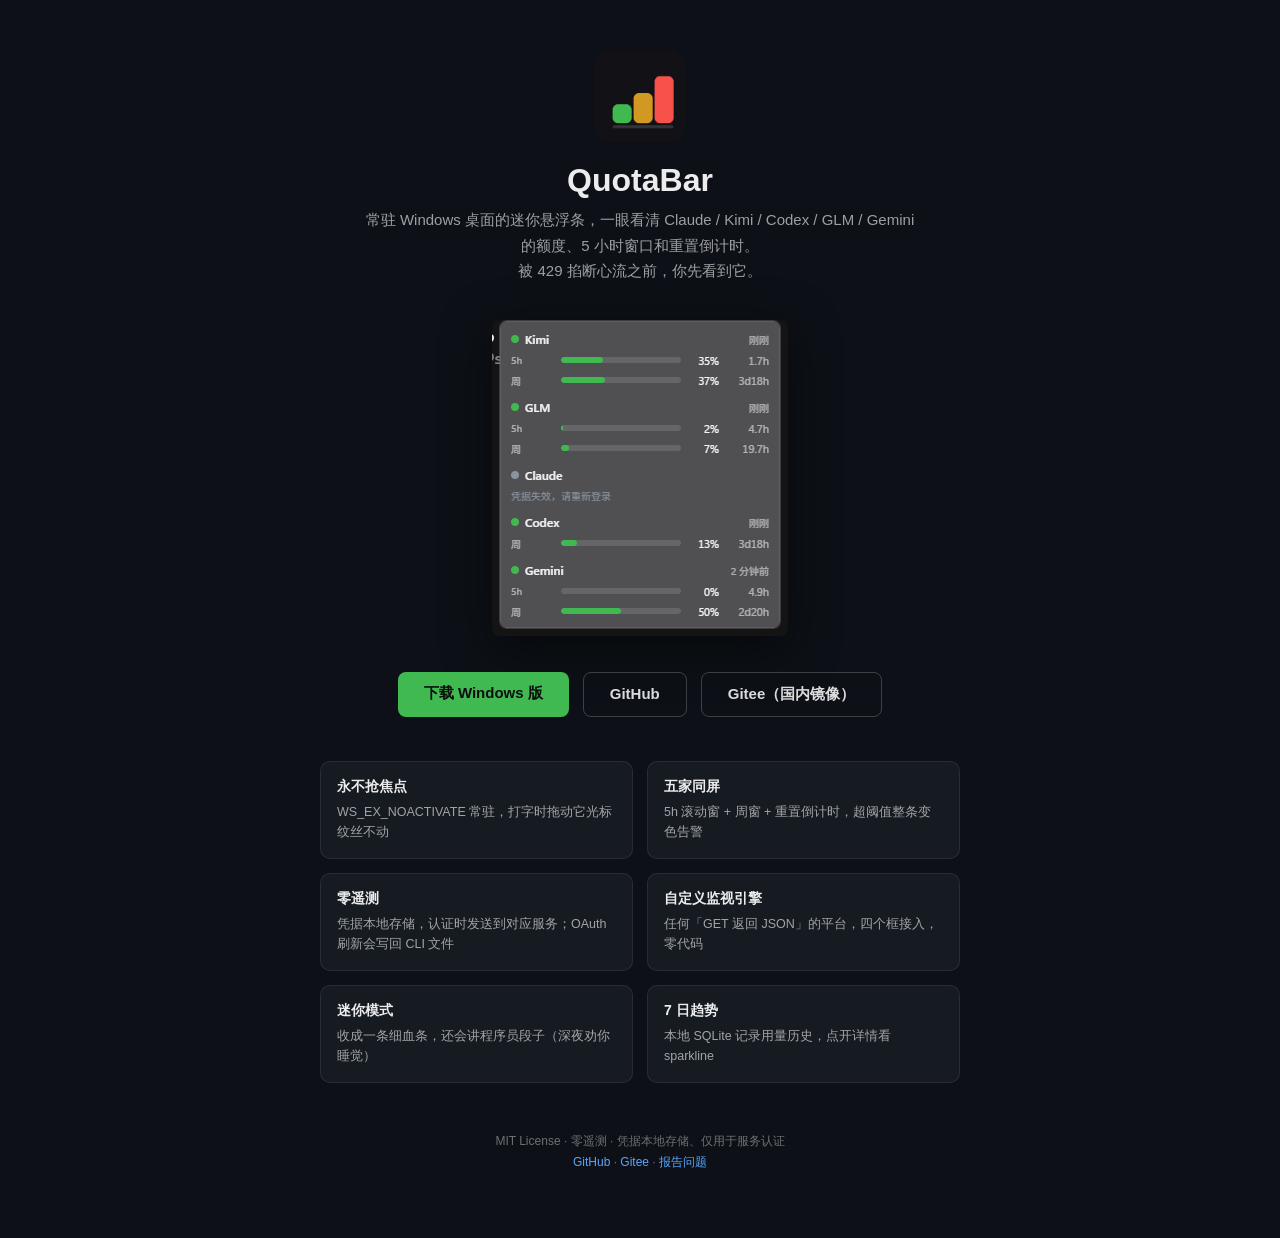
<file: docs/index.html>
<!doctype html>
<html lang="zh-CN">
<head>
<meta charset="utf-8" />
<meta name="viewport" content="width=device-width, initial-scale=1" />
<title>QuotaBar — 桌面上的 AI 额度血条</title>
<style>
  * { margin: 0; padding: 0; box-sizing: border-box; }
  body {
    font-family: "Segoe UI Variable Text", "Segoe UI", -apple-system, sans-serif;
    background: #0d1117; color: rgba(255,255,255,0.92);
    min-height: 100vh; display: flex; flex-direction: column; align-items: center;
    padding: 48px 20px 64px;
  }
  img.logo { width: 96px; height: 96px; border-radius: 22px; }
  h1 { font-size: 32px; margin: 18px 0 8px; }
  .tag { color: rgba(255,255,255,0.6); font-size: 15px; max-width: 560px; text-align: center; line-height: 1.7; }
  .shot { margin: 36px 0 8px; border-radius: 8px; box-shadow: 0 12px 48px rgba(0,0,0,0.6); }
  .cta { margin-top: 28px; display: flex; gap: 14px; flex-wrap: wrap; justify-content: center; }
  .cta a {
    padding: 12px 26px; border-radius: 8px; font-size: 15px; font-weight: 600;
    text-decoration: none; color: #0b0d0f; background: #3FB950;
  }
  .cta a.ghost { background: transparent; color: rgba(255,255,255,0.85); border: 1px solid rgba(255,255,255,0.2); }
  .features { margin-top: 44px; max-width: 640px; display: grid; grid-template-columns: 1fr 1fr; gap: 14px; }
  .f { background: #161b22; border: 1px solid rgba(255,255,255,0.08); border-radius: 10px; padding: 16px; }
  .f b { display: block; margin-bottom: 6px; font-size: 14px; }
  .f span { font-size: 12.5px; color: rgba(255,255,255,0.6); line-height: 1.6; }
  .foot { margin-top: 48px; font-size: 12px; color: rgba(255,255,255,0.4); text-align: center; line-height: 1.8; }
  .foot a { color: #58a6ff; text-decoration: none; }
  @media (max-width: 640px) { .features { grid-template-columns: 1fr; } }
</style>
</head>
<body>
  <img class="logo" src="icon-256.png" alt="QuotaBar logo" />
  <h1>QuotaBar</h1>
  <p class="tag">常驻 Windows 桌面的迷你悬浮条，一眼看清 Claude / Kimi / Codex / GLM / Gemini 的额度、5 小时窗口和重置倒计时。<br/>被 429 掐断心流之前，你先看到它。</p>

  <img class="shot" src="screenshot.png" alt="QuotaBar 实际界面" width="296" />

  <div class="cta">
    <a href="https://github.com/kimhero110/desktoken/releases/latest">下载 Windows 版</a>
    <a class="ghost" href="https://github.com/kimhero110/desktoken">GitHub</a>
    <a class="ghost" href="https://gitee.com/xu512/quotabar">Gitee（国内镜像）</a>
  </div>

  <div class="features">
    <div class="f"><b>永不抢焦点</b><span>WS_EX_NOACTIVATE 常驻，打字时拖动它光标纹丝不动</span></div>
    <div class="f"><b>五家同屏</b><span>5h 滚动窗 + 周窗 + 重置倒计时，超阈值整条变色告警</span></div>
    <div class="f"><b>零遥测</b><span>凭据本地存储，认证时发送到对应服务；OAuth 刷新会写回 CLI 文件</span></div>
    <div class="f"><b>自定义监视引擎</b><span>任何「GET 返回 JSON」的平台，四个框接入，零代码</span></div>
    <div class="f"><b>迷你模式</b><span>收成一条细血条，还会讲程序员段子（深夜劝你睡觉）</span></div>
    <div class="f"><b>7 日趋势</b><span>本地 SQLite 记录用量历史，点开详情看 sparkline</span></div>
  </div>

  <p class="foot">
    MIT License · 零遥测 · 凭据本地存储、仅用于服务认证<br/>
    <a href="https://github.com/kimhero110/desktoken">GitHub</a> ·
    <a href="https://gitee.com/xu512/quotabar">Gitee</a> ·
    <a href="https://github.com/kimhero110/desktoken/issues/new/choose">报告问题</a>
  </p>
</body>
</html>
</file>
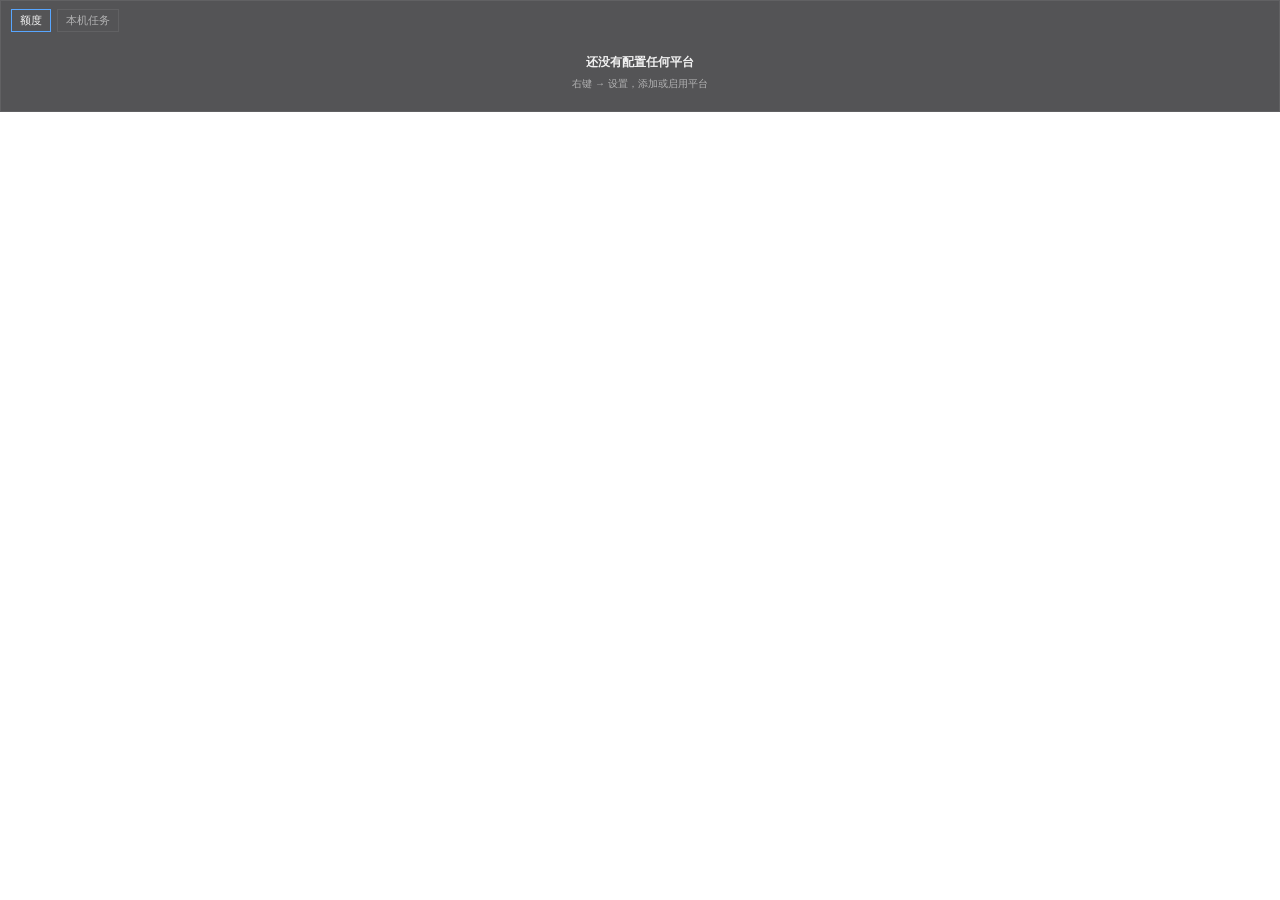
<file: src/index.html>
<!doctype html>
<html lang="zh-CN">
<head>
<meta charset="utf-8" />
<title>QuotaBar</title>
<style>
  :root {
    --bg: rgba(18, 18, 22, 0.72);
    --border: rgba(255, 255, 255, 0.08);
    --text: rgba(255, 255, 255, 0.92);
    --text-dim: rgba(255, 255, 255, 0.55);
    --track: rgba(255, 255, 255, 0.12);
    --green: #3FB950;
    --yellow: #D29922;
    --red: #F85149;
    --stale: #8B949E;
  }
  * { margin: 0; padding: 0; box-sizing: border-box; }
  html, body { background: transparent; overflow: hidden; }
  body {
    font-family: "Segoe UI Variable Text", "Segoe UI", sans-serif;
    color: var(--text);
    user-select: none; -webkit-user-select: none;
  }
  #bar {
    /* square corners: the window is square and acrylic-backed; a rounded bar
       used to reveal gray acrylic triangles at the corners. Square bar ==
       zero reveal on every Windows version. */
    border-radius: 0;
    background: var(--bg);
    border: 1px solid var(--border);
    padding: 8px 10px;
    cursor: move;
    /* one-shot entrance (no looping animations per design tokens) */
    animation: bar-in 220ms ease-out;
  }
  @keyframes bar-in {
    from { opacity: 0; transform: translateY(-4px); }
    to { opacity: 1; transform: none; }
  }
  .provider { margin-bottom: 10px; }
  .provider:last-child { margin-bottom: 0; }
  .header { display: flex; align-items: center; height: 18px; font-size: 12px; font-weight: 600; }
  .dot { width: 8px; height: 8px; border-radius: 50%; background: var(--green); margin-right: 6px; }
  .dot.stale { background: var(--stale); }
  .freshness { margin-left: auto; font-size: 10px; font-weight: 400; color: var(--text-dim); }
  .row {
    display: flex; align-items: center; height: 16px; margin-top: 4px;
    font-variant-numeric: tabular-nums;
  }
  .label { width: 44px; font-size: 10px; color: var(--text-dim); }
  .bar { flex: 1; height: 6px; border-radius: 3px; background: var(--track); margin: 0 6px; overflow: hidden; }
  .fill { height: 100%; border-radius: 3px; background: var(--green); transition: width 300ms ease-out, background 150ms; }
  .fill.warn { background: var(--yellow); }
  .fill.danger { background: var(--red); }
  .pct { width: 32px; text-align: right; font-size: 11px; }
  .cd { width: 44px; text-align: right; font-size: 11px; color: var(--text-dim); margin-left: 6px; }
  .errline { font-size: 10px; color: var(--stale); margin-top: 4px; white-space: nowrap; overflow: hidden; text-overflow: ellipsis; max-width: 100%; }
  .errhint { font-size: 9px; color: rgba(255,255,255,0.35); margin-top: 2px; }
  .loadingline { font-size: 10px; color: var(--text-dim); margin-top: 4px; }
  .dimmed { opacity: 0.5; }
  .row.just-reset .fill { animation: flash-green 900ms ease-out; }
  @keyframes flash-green {
    0% { box-shadow: 0 0 0 3px rgba(63,185,80,0.65); }
    100% { box-shadow: 0 0 0 0 rgba(63,185,80,0); }
  }
  #strip { display: none; height: 22px; line-height: 22px; font-size: 10px; font-weight: 600; color: var(--text); }
  #strip .dot { display: inline-block; width: 7px; height: 7px; border-radius: 50%; background: var(--green); margin: 0 5px 1px 0; vertical-align: middle; }
  #strip #strip-title { color: var(--text-dim); font-weight: 400; }
  #strip #strip-worst { font-variant-numeric: tabular-nums; margin-left: 5px; }
  #strip #strip-msg {
    float: right; max-width: 60%; overflow: hidden; white-space: nowrap; text-overflow: ellipsis;
    color: var(--text-dim); font-weight: 400; font-style: italic;
  }
  #notice {
    display: none; font-size: 10px; color: var(--text-dim); line-height: 1.5;
    padding-bottom: 8px; margin-bottom: 10px; border-bottom: 1px solid var(--border);
  }
  #updatebar {
    display: none; font-size: 10px; line-height: 1.6; color: #1b1b1f;
    background: #D29922; border-radius: 6px; padding: 4px 8px; margin-bottom: 10px;
  }
  #updatebar a { color: #1b1b1f; font-weight: 600; }
  #updatebar .x { float: right; cursor: pointer; padding: 0 2px; }
  #updatebar .skip { cursor: pointer; text-decoration: underline; }
  #bar.flash { border-color: var(--red) !important; transition: none; }
  #empty { padding: 12px 6px; text-align: center; }
  #empty .t1 { font-size: 12px; font-weight: 600; margin-bottom: 6px; }
  #empty .t2 { font-size: 10px; color: var(--text-dim); }
  body.mini #bar > .provider, body.mini #bar > #empty, body.mini #bar > #notice, body.mini #bar > #updatebar, body.mini #bar > #detail { display: none !important; }
  body.mini #bar { padding: 0 10px; }
  body.mini #strip { display: block; }
  body.mini #providers, body.mini #tabs, body.mini #tasks { display: none !important; }
  #tabs { display: flex; gap: 6px; margin-bottom: 10px; }
  #tabs button { background: transparent; border: 1px solid var(--border); color: var(--text-dim); padding: 3px 8px; cursor: pointer; font: inherit; font-size: 11px; }
  #tabs button[aria-pressed=true] { color: var(--text); border-color: #58a6ff; }
  #tasks { display: none; max-height: 460px; overflow-y: auto; cursor: default; }
  .task { padding: 7px 0; border-bottom: 1px solid var(--border); font-size: 11px; }
  .task-meta { color: var(--text-dim); font-size: 10px; margin-top: 4px; overflow-wrap: anywhere; }

  /* ---- detail panel (left-click toggles; Mac menu-bar convention) ---- */
  #detail {
    display: none; margin-top: 10px; padding-top: 10px;
    border-top: 1px solid var(--border);
    animation: detail-in 180ms ease-out;
  }
  #detail.open { display: block; }
  @keyframes detail-in {
    from { opacity: 0; transform: translateY(-3px); }
    to { opacity: 1; transform: none; }
  }
  .d-provider { margin-bottom: 10px; }
  .d-provider:last-child { margin-bottom: 0; }
  .d-head { display: flex; align-items: baseline; font-size: 11px; font-weight: 600; }
  .d-meta { margin-left: auto; font-size: 9px; font-weight: 400; color: var(--text-dim); }
  .d-win { font-size: 10px; color: var(--text-dim); margin-top: 3px; line-height: 1.5; }
  .d-win b { color: var(--text); font-weight: 600; font-variant-numeric: tabular-nums; }
  .d-actions { margin-top: 4px; font-size: 10px; }
  .d-actions a { color: #58a6ff; cursor: pointer; text-decoration: none; margin-right: 10px; }
  .d-actions a:hover { text-decoration: underline; }
  .spark { display: block; margin-top: 4px; width: 100%; height: 26px; }
  .suggest {
    font-size: 10px; color: var(--yellow); margin-top: 8px; padding-top: 8px;
    border-top: 1px dashed var(--border); line-height: 1.5;
  }
</style>
</head>
<body>
<div id="bar">
  <div id="strip"><span class="dot" id="strip-dot"></span><span id="strip-title">QuotaBar</span><span id="strip-worst"></span><span id="strip-msg"></span></div>
  <div id="updatebar"><span class="x" id="up-x">×</span><span id="up-text"></span> <a href="#" id="up-view">查看</a> · <span class="skip" id="up-skip">跳过此版本</span></div>
  <div id="notice"></div>
  <div id="tabs"><button id="quota-tab" aria-pressed="true">额度</button><button id="task-tab" aria-pressed="false">本机任务</button></div>
  <div id="tasks" aria-live="polite"></div>
  <div id="empty">
    <div class="t1" id="empty-t1">还没有配置任何平台</div>
    <div class="t2" id="empty-t2">右键 → 设置，添加或启用平台</div>
  </div>
  <div id="providers"></div>
  <div id="detail"></div>
</div>
<script src="quota-state.js"></script>
<script src="task-state.js"></script>
<script>
  const { invoke } = window.__TAURI__.core;
  const listen = window.__TAURI__.event.listen;
  const bar = document.getElementById("bar");
  const providersEl = document.getElementById("providers");
  const emptyEl = document.getElementById("empty");
  const detailEl = document.getElementById("detail");
  const snapshots = new Map(); // provider_id -> snapshot
  const prevResets = new Map(); // "id/label" -> last resets_at (for reset flash)
  const pendingInit = new Set(); // provider ids awaiting their first snapshot
  let tasks = [], taskView = false;

  // ---- i18n (system language; backend error text arrives ready-to-show) ----
  const isZh = (navigator.language || '').startsWith('zh');
  const I18N = {
    stripTitle: "QuotaBar",
    emptyT1: isZh ? "还没有配置任何平台" : "No providers configured",
    emptyT2: isZh ? "右键 → 设置，添加或启用平台" : "Right-click → Settings to add providers",
    refreshing: isZh ? "等待刷新…" : "Refreshing…",
    justNow: isZh ? "刚刚" : "just now",
    minAgo: isZh ? " 分钟前" : "m ago",
    hourAgo: isZh ? " 小时前" : "h ago",
    autoEnabled: (names) => isZh
      ? `已自动启用 ${names.join(" · ")}，可在设置中关闭`
      : `Auto-enabled: ${names.join(", ")} — disable in Settings`,
    noCred: isZh ? "未检测到 CLI 凭据，右键 → 设置手动添加" : "No CLI credentials detected — right-click → Settings",
    loading: isZh ? "获取中…" : "Fetching…",
    used: isZh ? "已用" : "used",
    remain: isZh ? "剩余" : "left",
    resetsAt: isZh ? "重置" : "resets",
    officialPage: isZh ? "官方页面" : "Official page",
    refreshNow: isZh ? "立即刷新" : "Refresh now",
    errHint: isZh ? "提示：右键可打开选项菜单" : "Tip: right-click for options",
  };
  document.getElementById("strip-title").textContent = I18N.stripTitle;
  document.getElementById("empty-t1").textContent = I18N.emptyT1;
  document.getElementById("empty-t2").textContent = I18N.emptyT2;
  document.getElementById('quota-tab').textContent = isZh ? '额度' : 'Quota';
  document.getElementById('task-tab').textContent = isZh ? '本机任务' : 'Local tasks';
  function renderTasks() {
    const el = document.getElementById('tasks');
    el.innerHTML = '';
    el.style.display = taskView ? 'block' : 'none';
    providersEl.style.display = taskView ? 'none' : '';
    if (taskView) { emptyEl.style.display = 'none'; detailEl.style.display = 'none'; }
    else detailEl.style.display = '';
    document.getElementById('quota-tab').setAttribute('aria-pressed', String(!taskView));
    document.getElementById('task-tab').setAttribute('aria-pressed', String(taskView));
    if (!tasks.length) {
      el.textContent = isZh ? '尚未收到本机事件。右键 → 设置 → 本机任务，配置接入后开始一轮任务。' : 'No local events yet. Set up an integration in Settings, then start a turn.';
      el.className = 'task-meta';
    } else {
      el.className = '';
      for (const task of tasks) {
        const row = document.createElement('div'); row.className = 'task';
        const head = document.createElement('div');
        head.textContent = `${toolName(task.tool, isZh)} · ${taskLabel(task.state, isZh)}`;
        head.style.color = taskColor(task.state);
        if (task.state === 'ended') {
          head.title = endedHint(isZh);
          head.setAttribute('aria-label', `${head.textContent} —— ${endedHint(isZh)}`);
        }
        const meta = document.createElement('div'); meta.className = 'task-meta';
        const projectLabel = isZh ? '项目' : 'Project';
        meta.textContent = `${projectLabel}：${task.project || '—'} · ${shortSessionId(tasks, task.session_id, task.tool)} · ${fmtFresh(task.updated_at / 1000, false)}`;
        row.appendChild(head); row.appendChild(meta); el.appendChild(row);
      }
    }
    const attention = taskSummary(tasks, isZh);
    if (attention) {
      document.getElementById('strip-dot').style.background = '#D29922';
      bar.style.borderColor = '#D29922';
    }
  }
  document.getElementById('quota-tab').addEventListener('click', () => { taskView = false; render(); });
  document.getElementById('task-tab').addEventListener('click', () => { taskView = true; render(); });

  const OFFICIAL = {
    kimi: "https://platform.moonshot.cn/console",
    glm: "https://open.bigmodel.cn/",
    codex: "https://chatgpt.com/codex",
    claude: "https://claude.ai/settings/usage",
    gemini: "https://antigravity.google",
  };

  // ---- formatting helpers (design spec: 43m / 2.1h / 3d4h / — / 等待刷新…) ----
  function fmtCountdown(resetsAt) {
    if (!resetsAt) return "—";
    const d = resetsAt - Date.now() / 1000;
    if (d <= 0) return I18N.refreshing;
    if (d < 3600) return Math.max(1, Math.round(d / 60)) + "m";
    if (d < 86400) return (Math.round(d / 360) / 10).toFixed(1).replace(/\.0$/, "") + "h";
    return Math.floor(d / 86400) + "d" + Math.round((d % 86400) / 3600) + "h";
  }
  function fmtFresh(fetchedAt, hasError) {
    if (hasError) return "";
    const d = Math.max(0, Date.now() / 1000 - fetchedAt);
    if (d < 90) return I18N.justNow;
    if (d < 3600) return Math.round(d / 60) + I18N.minAgo;
    return Math.round(d / 3600) + I18N.hourAgo;
  }
  function fmtAbsTime(epochSecs) {
    const dt = new Date(epochSecs * 1000);
    const today = new Date();
    const sameDay = dt.toDateString() === today.toDateString();
    const hm = `${String(dt.getHours()).padStart(2, "0")}:${String(dt.getMinutes()).padStart(2, "0")}`;
    if (sameDay) return (isZh ? "今天 " : "today ") + hm;
    return `${dt.getMonth() + 1}/${dt.getDate()} ${hm}`;
  }
  function fillClass(pct) { return pct >= 90 ? "fill danger" : pct >= 70 ? "fill warn" : "fill"; }
  function esc(t) { const d = document.createElement("div"); d.textContent = String(t); return d.innerHTML; }

  // ---- ≥90% actionable suggestion (design spec: point at the roomy sibling) ----
  function suggestion() {
    let tight = null;
    let roomy = null;
    for (const s of snapshots.values()) {
      if (s.error || quotaIsStale(s)) continue;
      for (const w of s.windows) {
        if (w.used_percent >= 90 && (!tight || w.used_percent > tight.w.used_percent)) tight = { s, w };
        if ((w.label === "周" || w.label === "滚动") && w.used_percent < 70 && (!roomy || w.used_percent < roomy.w.used_percent)) roomy = { s, w };
      }
    }
    if (tight && roomy && tight.s.provider_id !== roomy.s.provider_id) {
      return isZh
        ? `${tight.s.provider_name} ${tight.w.label} 已 ${Math.round(tight.w.used_percent)}%——${roomy.s.provider_name} ${roomy.w.label} 仅用 ${Math.round(roomy.w.used_percent)}%，先去那边写`
        : `${tight.s.provider_name} ${tight.w.label} at ${Math.round(tight.w.used_percent)}% — ${roomy.s.provider_name} is only ${Math.round(roomy.w.used_percent)}%`;
    }
    return null;
  }

  // ---- renderer ----
  function render() {
    providersEl.innerHTML = "";
    emptyEl.style.display = (snapshots.size === 0 && pendingInit.size === 0) ? "" : "none";
    // loading placeholders for providers that haven't answered yet
    for (const pid of pendingInit) {
      if (snapshots.has(pid)) continue;
      const div = document.createElement("div");
      div.className = "provider";
      div.innerHTML = `<div class="header"><span class="dot stale"></span>${esc(pid)}<span class="freshness"></span></div><div class="loadingline">${I18N.loading}</div>`;
      providersEl.appendChild(div);
    }
    const { worst, unavailable } = quotaSummary(snapshots.values());
    let errHintShown = false;
    try { errHintShown = localStorage.getItem("err-hint-shown") === "1"; } catch (e) {}
    for (const [id, s] of snapshots) {
      const div = document.createElement("div");
      div.className = "provider";
      const stale = quotaIsStale(s);
      let html = `<div class="header"><span class="dot${stale || s.error ? " stale" : ""}"></span>${esc(s.provider_name)}<span class="freshness">${fmtFresh(s.fetched_at, !!s.error)}</span></div>`;
      if (s.error && s.windows.length === 0) {
        html += `<div class="errline">${esc(s.error)}</div>`;
        if (!errHintShown) {
          html += `<div class="errhint">${I18N.errHint}</div>`;
          try { localStorage.setItem("err-hint-shown", "1"); } catch (e) {}
          errHintShown = true;
        }
      }
      for (const w of s.windows) {
        const dim = stale ? " dimmed" : "";
        // reset flash: resets_at jumped forward => a new cycle began
        const key = id + "/" + w.label;
        const prev = prevResets.get(key);
        const justReset = prev && w.resets_at && w.resets_at > prev && w.resets_at > Date.now() / 1000 - 300;
        prevResets.set(key, w.resets_at);
        html += `<div class="row${dim}${justReset ? " just-reset" : ""}" title="${esc(s.provider_name)} · ${esc(w.label)} 窗口&#10;已用 ${Math.round(w.used_percent)}%&#10;来源: ${s.source === "official" ? (isZh ? "CLI 同源接口" : "CLI service endpoint") : s.source === "manual_key" ? "手动 key" : "响应头估算"}${s.plan ? " · " + esc(s.plan) : ""}">
          <span class="label">${esc(w.label)}</span>
          <div class="bar"><div class="${fillClass(w.used_percent)}" style="width:${w.used_percent.toFixed(1)}%"></div></div>
          <span class="pct">${Math.round(w.used_percent)}%</span>
          <span class="cd">${fmtCountdown(w.resets_at)}</span>
        </div>`;
      }
      div.innerHTML = html;
      div.setAttribute("aria-label", `${s.provider_name} ${s.windows.map(w => `${w.label}已用${Math.round(w.used_percent)}%`).join(" ")}`);
      providersEl.appendChild(div);
    }
    // strip status dot + ambient border alert follow worst window (design spec)
    const dot = document.getElementById("strip-dot");
    const worstColor = worst === null ? "#8B949E" : worst >= 90 ? "#F85149" : worst >= 70 ? "#D29922" : "#3FB950";
    dot.style.background = worstColor;
    bar.style.borderColor = worst >= 90 ? "#F85149" : worst >= 70 ? "#D29922" : "rgba(255,255,255,0.08)";
    const sw = document.getElementById("strip-worst");
    if (snapshots.size > 0) {
      sw.textContent = worst === null ? "—" : Math.round(worst) + "%" + (unavailable ? " *" : "");
      sw.title = unavailable ? (isZh ? "部分或全部平台数据不可用，汇总仅包含有效数据" : "Some providers unavailable; summary includes valid data only") : "";
      sw.style.color = worstColor;
    } else {
      sw.textContent = "";
    }
    renderDetail();
    renderTasks();
    refit();
  }

  // ---- detail panel (click to toggle; Mac menu-bar convention) ----
  let detailOpen = false;
  const historyCache = new Map(); // provider_id -> {label: [(ts,pct)]}

  function renderDetail() {
    if (!detailOpen) { detailEl.classList.remove("open"); detailEl.innerHTML = ""; return; }
    let html = "";
    for (const [id, s] of snapshots) {
      if (s.error && s.windows.length === 0) continue;
      const meta = [s.plan, s.source === "official" ? (isZh ? "CLI 同源接口" : "CLI service endpoint") : s.source === "manual_key" ? "手动 key" : "估算"]
        .filter(Boolean).join(" · ");
      html += `<div class="d-provider"><div class="d-head">${esc(s.provider_name)}<span class="d-meta">${esc(meta)}</span></div>`;
      for (const w of s.windows) {
        const remain = Math.max(0, 100 - w.used_percent);
        html += `<div class="d-win">${esc(w.label)}：${I18N.used} <b>${Math.round(w.used_percent)}%</b>（${I18N.remain} ${Math.round(remain)}%）${w.resets_at ? ` · ${I18N.resetsAt} ${fmtAbsTime(w.resets_at)}` : ""}</div>`;
        const hist = historyCache.get(id + "/" + w.label);
        if (hist && hist.length > 2) {
          html += `<canvas class="spark" data-series="${id}/${w.label}" width="260" height="26"></canvas>`;
        }
      }
      const link = OFFICIAL[id];
      html += `<div class="d-actions">${link ? `<a data-url="${link}">${I18N.officialPage}</a>` : ""}<a data-refresh="1">${I18N.refreshNow}</a></div></div>`;
    }
    const sug = suggestion();
    if (sug) html += `<div class="suggest">${esc(sug)}</div>`;
    detailEl.innerHTML = html;
    detailEl.classList.add("open");
    detailEl.querySelectorAll("a[data-url]").forEach(a =>
      a.addEventListener("click", () => invoke("open_url", { url: a.dataset.url })));
    detailEl.querySelectorAll("a[data-refresh]").forEach(a =>
      a.addEventListener("click", () => invoke("refresh_now_cmd")));
    detailEl.querySelectorAll("canvas.spark").forEach(drawSpark);
  }

  function drawSpark(canvas) {
    const hist = historyCache.get(canvas.dataset.series);
    if (!hist || hist.length < 3) return;
    const ctx = canvas.getContext("2d");
    const W = canvas.width, H = canvas.height;
    const t0 = hist[0][0], t1 = hist[hist.length - 1][0];
    const span = Math.max(1, t1 - t0);
    // track
    ctx.strokeStyle = "rgba(255,255,255,0.15)";
    ctx.lineWidth = 1;
    ctx.beginPath(); ctx.moveTo(0, H - 1); ctx.lineTo(W, H - 1); ctx.stroke();
    // area fill
    ctx.beginPath();
    hist.forEach(([t, p], i) => {
      const x = (t - t0) / span * W;
      const y = H - 3 - (Math.min(100, Math.max(0, p)) / 100) * (H - 6);
      i === 0 ? ctx.moveTo(x, y) : ctx.lineTo(x, y);
    });
    const lastPct = hist[hist.length - 1][1];
    const col = lastPct >= 90 ? "#F85149" : lastPct >= 70 ? "#D29922" : "#3FB950";
    ctx.strokeStyle = col; ctx.lineWidth = 1.5; ctx.stroke();
    ctx.lineTo(W, H); ctx.lineTo(0, H); ctx.closePath();
    ctx.fillStyle = col + "22"; ctx.fill();
  }

  function toggleDetail() {
    detailOpen = !detailOpen;
    if (detailOpen) {
      // pull history for sparklines, then render
      const ids = Array.from(snapshots.keys());
      Promise.all(ids.map(id => invoke("get_history", { providerId: id }).then(h => {
        for (const [label, series] of Object.entries(h)) historyCache.set(id + "/" + label, series);
      }).catch(() => {}))).then(renderDetail);
    }
    renderDetail();
    refit();
  }

  // ---- layout ownership (frontend owns height; kills the dead zone) ----
  function refit() {
    const mini = document.body.classList.contains("mini");
    if (mini) {
      document.getElementById("strip-msg").textContent = stripMessage();
      const w = Math.min(360, Math.max(140, document.getElementById("strip").scrollWidth + 22));
      invoke("autosize", { height: 22, width: w });
    } else {
      invoke("autosize", { height: bar.offsetHeight, width: null });
    }
  }
  window.addEventListener("load", refit);

  // ---- mini strip: quota-aware messages (memes yield to advice when tight) ----
  const MEMES = [
    "它在我机器上是好的", "先重启试试", "这不是 bug，是 feature", "编译中 ≈ 带薪休假",
    "改一个 bug，冒出俩", "TODO: 以后再优化", "生产环境才是测试环境",
    "复制粘贴也是一种复用", "周五别 force push", "这个临时方案已经三年了",
    "每个 else 都是一次妥协", "先有 README 再有真相", "缓存和命名是两大难题",
    "代码能跑就别动", "写注释是给自己留情面",
  ];
  function stripMessage() {
    const attention = taskSummary(tasks, isZh);
    if (attention) return attention;
    if (taskView && tasks.length) return `${toolName(tasks[0].tool, isZh)} · ${taskLabel(tasks[0].state, isZh)}`;
    const sug = suggestion();
    if (sug) return sug; // ≥90%: the joke yields to routing advice
    const now = new Date();
    const h = now.getHours();
    const d = now.getDay();
    if (h >= 23 || h < 5) return "夜深了，眼睛和颈椎都重要";
    if (h < 9) return "早，先喝水再写代码";
    if (h >= 11 && h < 13) return "到点了，先吃饭";
    if (h >= 17 && h < 19) return "下班前记得提交";
    if (d === 5 && h >= 15) return "周五下午，别开新坑";
    if (d === 1 && h < 10) return "周一早上，慢慢来";
    return MEMES[Math.floor(Date.now() / 30000) % MEMES.length];
  }

  // ---- events ----
  let taskRevision = 0;
  Promise.resolve(listen('tasks://snapshot', ev => {
    taskRevision++;
    tasks = Array.isArray(ev.payload) ? ev.payload : [];
    render();
  })).then(() => {
    const revision = taskRevision;
    return invoke('list_tasks').then(value => {
      if (revision === taskRevision) { tasks = Array.isArray(value) ? value : []; render(); }
    });
  }).catch(() => {});
  listen("quota://snapshot", (ev) => {
    const s = ev.payload;
    pendingInit.delete(s.provider_id);
    snapshots.set(s.provider_id, s);
    render();
  });
  listen("providers-init", (ev) => {
    for (const p of ev.payload || []) {
      if (!snapshots.has(p.id)) pendingInit.add(p.id);
    }
    render();
  });
  // hot reload: an instance was disabled in settings — drop its row now
  listen("provider-removed", (ev) => {
    const id = ev.payload;
    snapshots.delete(id);
    pendingInit.delete(id);
    historyCache.clear(); // cheap: stale series for a gone id are harmless
    render();
  });
  listen("mini-mode", (ev) => {
    document.body.classList.toggle("mini", ev.payload);
    refit();
  });
  listen("refit", refit);
  listen("settings-changed", (ev) => {
    bar.style.background = `rgba(18, 18, 22, ${ev.payload.opacity})`;
  });
  listen("tos-accepted", (ev) => {
    const names = ev.payload || [];
    const el = document.getElementById("notice");
    el.textContent = names.length ? I18N.autoEnabled(names) : I18N.noCred;
    el.style.display = "";
    refit();
    setTimeout(() => { el.style.display = "none"; refit(); }, 3000);
  });
  listen("alert-flash", () => {
    bar.classList.add("flash");
    setTimeout(() => bar.classList.remove("flash"), 400);
  });
  listen("update-available", (ev) => {
    const info = ev.payload;
    const ub = document.getElementById("updatebar");
    document.getElementById("up-text").textContent = isZh
      ? `有新版本 v${info.version}`
      : `New version v${info.version}`;
    ub.style.display = "block";
    ub.dataset.version = info.version;
    ub.dataset.url = info.url;
    refit();
  });
  document.getElementById("up-view").addEventListener("click", (e) => {
    e.preventDefault();
    const ub = document.getElementById("updatebar");
    invoke("open_url", { url: ub.dataset.url });
  });
  document.getElementById("up-skip").addEventListener("click", () => {
    const ub = document.getElementById("updatebar");
    invoke("skip_version", { version: ub.dataset.version });
    ub.style.display = "none"; refit();
  });
  document.getElementById("up-x").addEventListener("click", () => {
    document.getElementById("updatebar").style.display = "none"; refit();
  });

  // countdown + freshness refresh every 30s (design: no per-second jumps)
  setInterval(render, 30000);

  // ---- drag & click-to-detail & menu ----
  // Pure-JS click vs drag detection; only an actual drag calls begin_drag.
  let downAt = null;
  bar.addEventListener("mousedown", (e) => {
    if (e.button !== 0) return;
    if (e.target.closest('button, a, #tasks')) return;
    downAt = { x: e.screenX, y: e.screenY, t: Date.now(), dragging: false };
  });
  window.addEventListener("mousemove", (e) => {
    if (!downAt || downAt.dragging) return;
    if (Math.hypot(e.screenX - downAt.x, e.screenY - downAt.y) > 4) {
      downAt.dragging = true;
      invoke("begin_drag");
    }
  });
  window.addEventListener("mouseup", (e) => {
    if (e.button !== 0 || !downAt) return;
    const wasDrag = downAt.dragging;
    const dt = Date.now() - downAt.t;
    downAt = null;
    if (!wasDrag && dt < 500) toggleDetail();
  });
  bar.addEventListener("contextmenu", (e) => { e.preventDefault(); invoke("context_menu"); });

  // ---- init ----
  invoke("get_settings").then((s) => {
    bar.style.background = `rgba(18, 18, 22, ${s.opacity})`;
    if (s.mini_mode) document.body.classList.add("mini");
  });
</script>
</body>
</html>
</file>
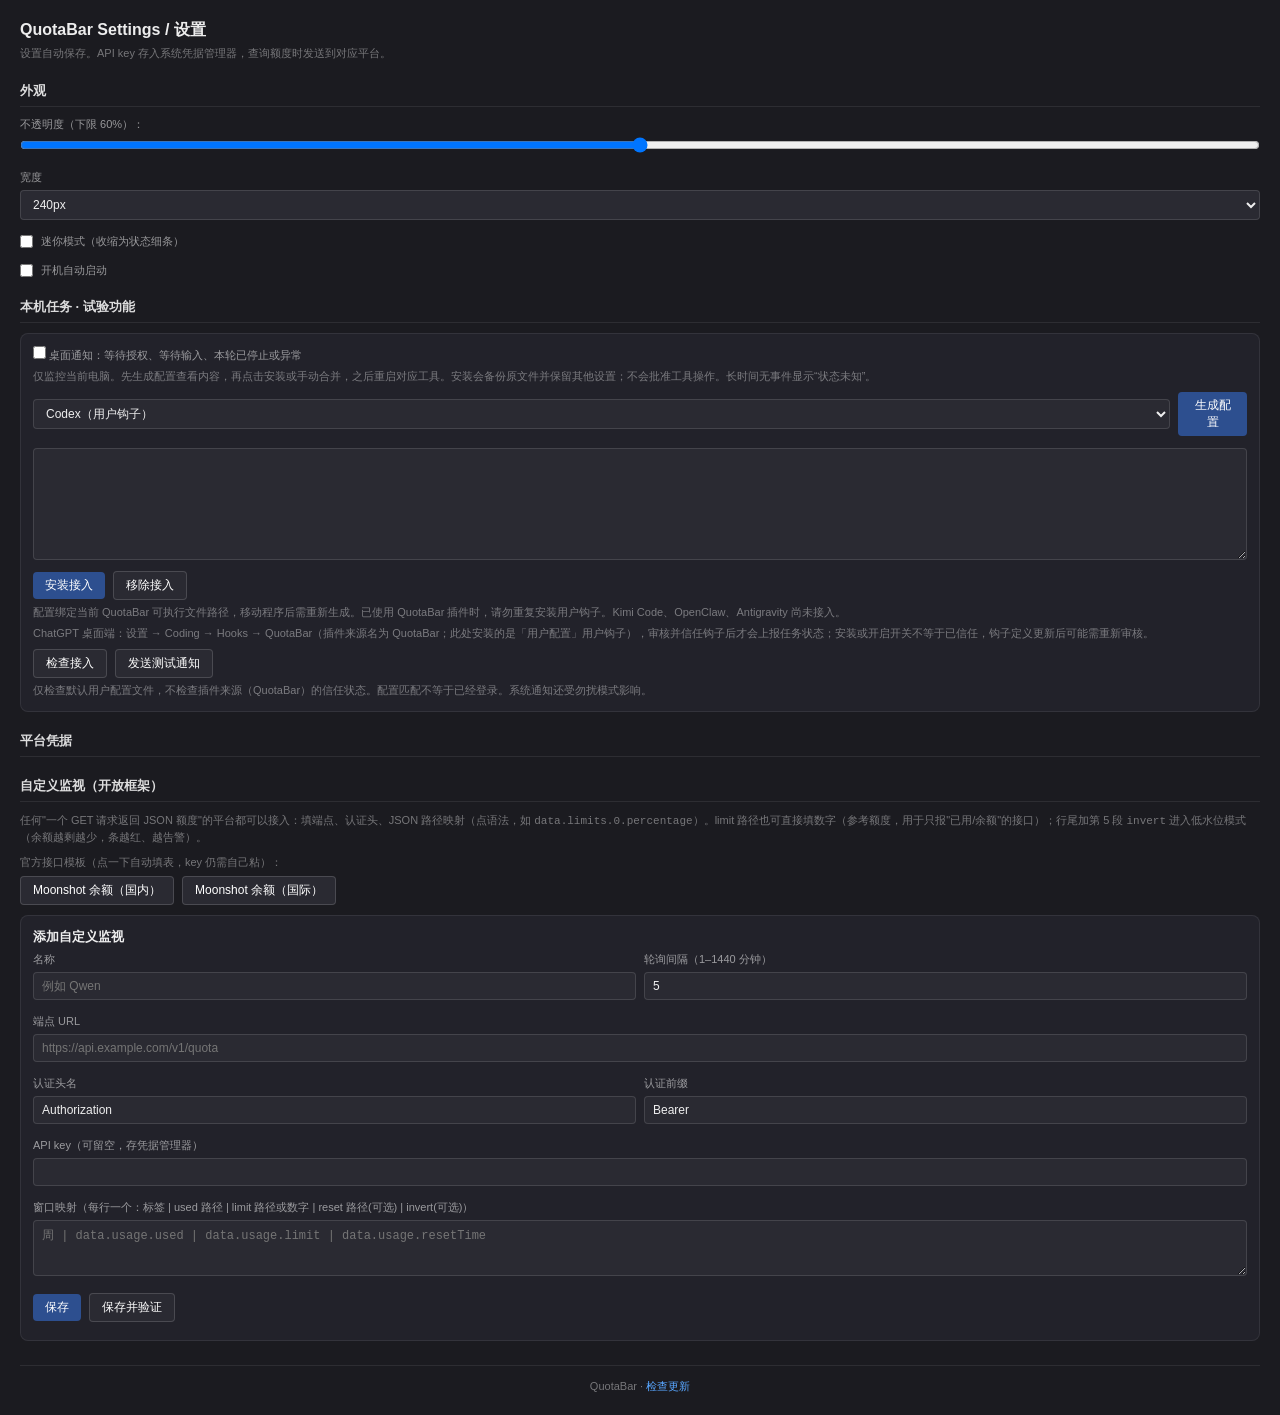
<file: src/settings.html>
<!doctype html>
<html lang="zh-CN">
<head>
<meta charset="utf-8" />
<style>
  * { margin: 0; padding: 0; box-sizing: border-box; }
  body {
    font-family: "Segoe UI Variable Text", "Segoe UI", sans-serif;
    background: #1b1b20; color: rgba(255,255,255,0.92);
    padding: 20px; font-size: 13px;
  }
  h1 { font-size: 16px; margin-bottom: 4px; }
  h2 { font-size: 13px; margin: 20px 0 10px; color: rgba(255,255,255,0.85); border-bottom: 1px solid rgba(255,255,255,0.08); padding-bottom: 6px; }
  .field { margin-bottom: 14px; }
  label { display: block; color: rgba(255,255,255,0.55); font-size: 11px; margin-bottom: 5px; }
  input[type=range] { width: 100%; }
  input[type=text], input[type=password], input[type=number], select, textarea {
    width: 100%; padding: 6px 8px; background: #2a2a32; color: inherit;
    border: 1px solid rgba(255,255,255,0.12); border-radius: 4px; font-size: 12px;
    font-family: inherit;
  }
  textarea { font-family: Consolas, monospace; resize: vertical; }
  button {
    padding: 5px 12px; background: #2d4f8f; color: #fff; border: 0; border-radius: 4px;
    cursor: pointer; font-size: 12px;
  }
  button.ghost { background: #2a2a32; border: 1px solid rgba(255,255,255,0.15); }
  button.danger { background: #5a2a2a; }
  button:hover { filter: brightness(1.15); }
  .row { display: flex; align-items: center; gap: 8px; }
  .note { color: rgba(255,255,255,0.4); font-size: 11px; margin-top: 4px; line-height: 1.5; }
  .card { background: #22222a; border: 1px solid rgba(255,255,255,0.08); border-radius: 8px; padding: 12px; margin-bottom: 10px; }
  .card .head { display: flex; align-items: center; gap: 8px; margin-bottom: 6px; }
  .card .name { font-weight: 600; }
  .status { font-size: 11px; }
  .status.auto { color: #3FB950; }
  .status.manual { color: #58a6ff; }
  .status.missing { color: #8B949E; }
  .keyrow { display: flex; gap: 6px; margin-top: 8px; }
  .keyrow input { flex: 1; }
  .verify-result { font-size: 11px; margin-top: 6px; white-space: pre-wrap; word-break: break-all; }
  .verify-result.ok { color: #3FB950; }
  .verify-result.err { color: #F85149; }
  .grid2 { display: grid; grid-template-columns: 1fr 1fr; gap: 8px; }
  .mono { font-family: Consolas, monospace; }
</style>
</head>
<body>
<h1>QuotaBar Settings / 设置</h1>
<div class="note">设置自动保存。API key 存入系统凭据管理器，查询额度时发送到对应平台。</div>

<h2>外观</h2>
<div class="field">
  <label>不透明度（下限 60%）：<span id="opv"></span></label>
  <input type="range" id="opacity" min="0.6" max="1" step="0.02" />
</div>
<div class="field">
  <label>宽度</label>
  <select id="width">
    <option value="240">240px</option><option value="260">260px</option>
    <option value="280">280px（默认）</option><option value="300">300px</option>
    <option value="320">320px</option><option value="340">340px</option><option value="360">360px</option>
  </select>
</div>
<div class="field">
  <div class="row">
    <input type="checkbox" id="ct" />
    <label for="ct" style="margin:0">迷你模式（收缩为状态细条）</label>
  </div>
</div>
<div class="field">
  <div class="row">
    <input type="checkbox" id="autostart" />
    <label for="autostart" style="margin:0">开机自动启动</label>
  </div>
</div>

<h2>本机任务 · 试验功能</h2>
<div class="card">
  <label><input type="checkbox" id="task-notifications" /> 桌面通知：等待授权、等待输入、本轮已停止或异常</label>
  <div class="note">仅监控当前电脑。先生成配置查看内容，再点击安装或手动合并，之后重启对应工具。安装会备份原文件并保留其他设置；不会批准工具操作。长时间无事件显示“状态未知”。</div>
  <div class="row" style="margin-top:8px">
    <select id="task-tool"><option value="codex">Codex（用户钩子）</option><option value="claude">Claude Code</option><option value="opencode">OpenCode V1</option></select>
    <button id="task-config">生成配置</button>
  </div>
  <div id="task-target" class="note" style="overflow-wrap:anywhere"></div>
  <textarea id="task-snippet" rows="7" readonly aria-label="任务接入配置" style="margin-top:8px"></textarea>
  <div class="row" style="margin-top:8px"><button id="task-install" disabled>安装接入</button><button id="task-remove" class="ghost" disabled>移除接入</button></div>
  <div id="task-install-result" class="note" role="status" style="overflow-wrap:anywhere"></div>
  <div class="note">配置绑定当前 QuotaBar 可执行文件路径，移动程序后需重新生成。已使用 QuotaBar 插件时，请勿重复安装用户钩子。Kimi Code、OpenClaw、Antigravity 尚未接入。</div>
  <div class="note">ChatGPT 桌面端：设置 → Coding → Hooks → QuotaBar（插件来源名为 QuotaBar；此处安装的是「用户配置」用户钩子），审核并信任钩子后才会上报任务状态；安装或开启开关不等于已信任，钩子定义更新后可能需重新审核。</div>
  <div class="row" style="margin-top:8px"><button id="task-check" class="ghost">检查接入</button><button id="task-test-toast" class="ghost">发送测试通知</button></div>
  <div id="task-health" class="note" style="white-space:pre-wrap;overflow-wrap:anywhere"></div>
  <div id="task-toast-result" class="note" role="status"></div>
  <div class="note">仅检查默认用户配置文件，不检查插件来源（QuotaBar）的信任状态。配置匹配不等于已经登录。系统通知还受勿扰模式影响。</div>
</div>

<h2>平台凭据</h2>
<div id="providers"></div>

<h2>自定义监视（开放框架）</h2>
<div class="note">任何"一个 GET 请求返回 JSON 额度"的平台都可以接入：填端点、认证头、JSON 路径映射（点语法，如 <span class="mono">data.limits.0.percentage</span>）。limit 路径也可直接填数字（参考额度，用于只报"已用/余额"的接口）；行尾加第 5 段 <span class="mono">invert</span> 进入低水位模式（余额越剩越少，条越红、越告警）。</div>
<div class="note" style="margin-top:8px;">官方接口模板（点一下自动填表，key 仍需自己粘）：</div>
<div class="row" style="margin:6px 0 10px; flex-wrap:wrap;">
  <button class="ghost" data-tpl="moonshot-cn">Moonshot 余额（国内）</button>
  <button class="ghost" data-tpl="moonshot-ai">Moonshot 余额（国际）</button>
</div>
<div id="customs"></div>
<div class="card">
  <div class="head"><span class="name">添加自定义监视</span></div>
  <div class="grid2">
    <div class="field"><label>名称</label><input type="text" id="cp-name" placeholder="例如 Qwen" /></div>
    <div class="field"><label>轮询间隔（1–1440 分钟）</label><input type="number" id="cp-poll" value="5" min="1" max="1440" /></div>
  </div>
  <div class="field"><label>端点 URL</label><input type="text" id="cp-endpoint" class="mono" placeholder="https://api.example.com/v1/quota" /></div>
  <div class="grid2">
    <div class="field"><label>认证头名</label><input type="text" id="cp-header" class="mono" value="Authorization" /></div>
    <div class="field"><label>认证前缀</label><input type="text" id="cp-prefix" class="mono" value="Bearer " /></div>
  </div>
  <div class="field"><label>API key（可留空，存凭据管理器）</label><input type="password" id="cp-key" class="mono" /></div>
  <div class="field">
    <label>窗口映射（每行一个：标签 | used 路径 | limit 路径或数字 | reset 路径(可选) | invert(可选)）</label>
    <textarea id="cp-windows" rows="3" class="mono" placeholder="周 | data.usage.used | data.usage.limit | data.usage.resetTime"></textarea>
  </div>
  <div class="row">
    <button id="cp-save">保存</button>
    <button class="ghost" id="cp-verify">保存并验证</button>
  </div>
  <div class="verify-result" id="cp-result"></div>
</div>

<div class="note" style="margin-top:24px; text-align:center; border-top:1px solid rgba(255,255,255,0.08); padding-top:12px;">
  QuotaBar <span id="ver"></span> · <a href="#" id="check-upd" style="color:#58a6ff; text-decoration:none;">检查更新</a>
</div>

<script>
  const { invoke } = window.__TAURI__.core;
  const taskConfigLabels = { missing:'未找到配置', unreadable:'配置不可读', invalid:'配置 JSON 无效', different:'未匹配当前接收器', partial:'仅部分事件匹配', matched:'仅配置匹配，不代表已生效；仍需确认信任和登录' };
  async function checkTaskIntegration() {
    try {
      const entries = await invoke('task_integration_status');
      document.getElementById('task-health').textContent = entries.map(x => `${x.tool}：${taskConfigLabels[x.config] || x.config}\n${x.path}\n${x.last_event_at ? '最近收到事件：'+new Date(x.last_event_at).toLocaleString() : '当前进程尚未收到近期事件'}`).join('\n\n');
    } catch(error) { document.getElementById('task-health').textContent = String(error); }
  }
  document.getElementById('task-check').addEventListener('click', checkTaskIntegration);
  document.getElementById('task-test-toast').addEventListener('click', async () => {
    try { await invoke('test_task_notification'); document.getElementById('task-toast-result').textContent = '已提交给系统，请确认是否看到“QuotaBar · 测试通知”。'; }
    catch(error) { document.getElementById('task-toast-result').textContent = '通知调用失败：'+String(error); }
  });
  invoke('get_settings').then(s => { document.getElementById('task-notifications').checked = !!s.task_notifications; });
  document.getElementById('task-notifications').addEventListener('change', async e => {
    try { await invoke('set_task_notifications', { enabled: e.target.checked }); }
    catch (error) { e.target.checked = !e.target.checked; document.getElementById('task-target').textContent = String(error); }
  });
  document.getElementById('task-config').addEventListener('click', async () => {
    const tool = document.getElementById('task-tool').value;
    try {
      const config = await invoke('task_integration_config', { tool });
      if (document.getElementById('task-tool').value !== tool) return;
      document.getElementById('task-target').textContent = `${config.target} — ${config.note}`;
      document.getElementById('task-snippet').value = config.content;
      document.getElementById('task-install').disabled = false;
      document.getElementById('task-remove').disabled = false;
    } catch (error) { document.getElementById('task-target').textContent = String(error); }
  });
  document.getElementById('task-tool').addEventListener('change', () => {
    document.getElementById('task-install').disabled = true;
    document.getElementById('task-remove').disabled = true;
    document.getElementById('task-snippet').value = '';
  });
  async function changeTaskIntegration(installed) {
    const tool = document.getElementById('task-tool').value;
    for(const id of ['task-install','task-remove','task-config','task-tool']) document.getElementById(id).disabled = true;
    try {
      const result = await invoke('set_task_integration', {tool,installed});
      document.getElementById('task-install-result').textContent = `${result.changed ? (installed ? '接入已安装，请重启对应工具。' : '接入已移除，请重启对应工具。') : '配置已是目标状态。'}${result.backup ? ' 原文件备份：'+result.backup : ''}${installed && tool==='codex' ? ' Codex 默认跳过未信任的 hook。请在 Codex CLI 输入 /hooks，审阅并信任这些条目后，重新打开 Codex 开始任务。' : ''}`;
      await checkTaskIntegration();
    } catch(error) { document.getElementById('task-install-result').textContent = String(error); }
    finally { for(const id of ['task-install','task-remove','task-config','task-tool']) document.getElementById(id).disabled = false; }
  }
  document.getElementById('task-install').addEventListener('click', () => changeTaskIntegration(true));
  document.getElementById('task-remove').addEventListener('click', () => changeTaskIntegration(false));
  const $ = (id) => document.getElementById(id);

  // ---- appearance ----
  const op = $("opacity"), wsel = $("width"), ct = $("ct");
  function escapeHtml(value) { return String(value).replace(/[&<>"']/g, c => ({"&":"&amp;","<":"&lt;",">":"&gt;",'"':"&quot;", "'":"&#39;"}[c])); }
  function showOp() { $("opv").textContent = Math.round(op.value * 100) + "%"; }
  function applyAppearance() {
    invoke("apply_appearance", { opacity: parseFloat(op.value), width: parseFloat(wsel.value), miniMode: ct.checked });
  }
  op.addEventListener("input", () => { showOp(); applyAppearance(); });
  wsel.addEventListener("change", applyAppearance);
  ct.addEventListener("change", applyAppearance);

  // ---- builtin providers + credential instances (方案 B) ----
  async function loadProviders() {
    const list = await invoke("detect_credentials");
    const instances = await invoke("list_instances");
    const settings = await invoke("get_settings");
    const wrap = $("providers");
    wrap.innerHTML = "";
    for (const p of list) {
      const enabled = settings.enabled_providers.includes(p.id);
      const myInstances = instances.filter(i => i.base === p.id);
      const instRows = myInstances.map(i => {
        const on = !settings.disabled_instances.includes(i.id);
        return `<div class="row" style="margin-top:6px; padding-left:22px;">
          <input type="checkbox" ${on ? "checked" : ""} data-inst="${escapeHtml(i.id)}" class="inst-toggle" />
          <label for="" style="margin:0">${escapeHtml(i.name)}</label>
        </div>`;
      }).join("");
      const card = document.createElement("div");
      card.className = "card";
      card.innerHTML = `
        <div class="head">
          <input type="checkbox" ${enabled ? "checked" : ""} data-id="${escapeHtml(p.id)}" class="enable" />
          <span class="name">${escapeHtml(p.name)}</span>
          <span class="status ${escapeHtml(p.status)}">${p.status === "auto" ? "✓ 自动检测" : p.status === "manual" ? "✓ 手动 key" : "未配置"}</span>
        </div>
        <div class="note">${escapeHtml(p.detail)}</div>
        ${myInstances.length > 1 ? `<div class="note" style="margin-top:6px;">本机发现 ${myInstances.length} 个账号（同屏各自显示）：</div>${instRows}` : ""}
        ${p.supports_manual_key ? `
        <div class="keyrow">
          <input type="password" placeholder="粘贴 API key" data-key="${escapeHtml(p.id)}" class="mono" />
          <button data-save="${escapeHtml(p.id)}">保存</button>
          <button class="ghost" data-verify="${escapeHtml(p.id)}">验证</button>
          <button class="danger" data-del="${escapeHtml(p.id)}">删除</button>
        </div>
        <div class="verify-result" id="vr-${escapeHtml(p.id)}"></div>` : ""}
      `;
      wrap.appendChild(card);
    }
    wrap.querySelectorAll(".enable").forEach(cb =>
      cb.addEventListener("change", () => invoke("set_provider_enabled", { providerId: cb.dataset.id, enabled: cb.checked })));
    wrap.querySelectorAll(".inst-toggle").forEach(cb =>
      cb.addEventListener("change", () => invoke("set_instance_enabled", { id: cb.dataset.inst, enabled: cb.checked })));
    wrap.querySelectorAll("[data-save]").forEach(b => b.addEventListener("click", async () => {
      const id = b.dataset.save;
      const key = wrap.querySelector(`[data-key="${id}"]`).value;
      const r = $("vr-" + id);
      try { await invoke("save_manual_key", { providerId: id, key }); r.className = "verify-result ok"; r.textContent = "已保存到凭据管理器"; loadProviders(); }
      catch (e) { r.className = "verify-result err"; r.textContent = String(e); }
    }));
    wrap.querySelectorAll("[data-verify]").forEach(b => b.addEventListener("click", async () => {
      const id = b.dataset.verify;
      const r = $("vr-" + id);
      r.className = "verify-result"; r.textContent = "验证中…";
      try { r.className = "verify-result ok"; r.textContent = await invoke("verify_provider", { providerId: id, customId: null }); }
      catch (e) { r.className = "verify-result err"; r.textContent = String(e); }
    }));
    wrap.querySelectorAll("[data-del]").forEach(b => b.addEventListener("click", async () => {
      await invoke("delete_manual_key", { providerId: b.dataset.del });
      loadProviders();
    }));
  }

  // ---- custom providers ----
  function parseWindows(text) {
    return text.split("\n").map(l => l.trim()).filter(Boolean).map(l => {
      const [label, used, limit, reset, flags] = l.split("|").map(s => (s || "").trim());
      const invert = /^(invert|低水位)$/i.test(flags || "");
      return { label, used_path: used, limit_path: limit, reset_path: reset || null, invert };
    }).filter(w => w.label && w.used_path && w.limit_path);
  }
  function newId() { return "cp-" + Date.now().toString(36); }

  // ---- official-API templates: autofill the form; key still entered by user ----
  const TEMPLATES = {
    "moonshot-cn": {
      name: "Moonshot 余额",
      endpoint: "https://api.moonshot.cn/v1/users/me/balance",
      auth_header: "Authorization", auth_prefix: "Bearer ", poll: 5,
      windows: "余额消耗 | data.available_balance | 100 | | invert",
      hint: "Moonshot 开放平台官方余额接口（文档：platform.moonshot.cn）。limit 里的 100 是参考充值额（美元），改成自己的；余额低于参考额 10% 时变红告警。key 在平台控制台生成。",
    },
    "moonshot-ai": {
      name: "Moonshot 余额",
      endpoint: "https://api.moonshot.ai/v1/users/me/balance",
      auth_header: "Authorization", auth_prefix: "Bearer ", poll: 5,
      windows: "余额消耗 | data.available_balance | 100 | | invert",
      hint: "Moonshot 开放平台官方余额接口（国际站，文档：platform.kimi.ai）。limit 里的 100 是参考充值额（美元），改成自己的；余额低于参考额 10% 时变红告警。注意 .cn 与 .ai 的 key 不通用。",
    },
  };
  document.querySelectorAll("[data-tpl]").forEach(b => b.addEventListener("click", () => {
    const t = TEMPLATES[b.dataset.tpl];
    $("cp-name").value = t.name;
    $("cp-endpoint").value = t.endpoint;
    $("cp-header").value = t.auth_header;
    $("cp-prefix").value = t.auth_prefix;
    $("cp-poll").value = t.poll;
    $("cp-windows").value = t.windows;
    const r = $("cp-result");
    r.className = "verify-result"; r.textContent = t.hint;
    $("cp-key").focus();
  }));
  async function saveCustom(verify) {
    const def = {
      id: newId(),
      name: $("cp-name").value.trim(),
      endpoint: $("cp-endpoint").value.trim(),
      auth_header: $("cp-header").value.trim() || "Authorization",
      auth_prefix: $("cp-prefix").value,
      poll_minutes: parseInt($("cp-poll").value) || 5,
      windows: parseWindows($("cp-windows").value),
    };
    const r = $("cp-result");
    try {
      await invoke("save_custom_provider", { def, key: $("cp-key").value || null });
      r.className = "verify-result ok"; r.textContent = "已保存";
      if (verify) {
        r.textContent = "验证中…";
        try { r.className = "verify-result ok"; r.textContent = await invoke("verify_provider", { providerId: "", customId: def.id }); }
        catch (e) { r.className = "verify-result err"; r.textContent = String(e); }
      }
      loadCustoms();
    } catch (e) { r.className = "verify-result err"; r.textContent = String(e); }
  }
  $("cp-save").addEventListener("click", () => saveCustom(false));
  $("cp-verify").addEventListener("click", () => saveCustom(true));
  async function loadCustoms() {
    const list = await invoke("list_custom_providers");
    const wrap = $("customs");
    wrap.innerHTML = "";
    for (const c of list) {
      const card = document.createElement("div");
      card.className = "card";
      card.innerHTML = `
        <div class="head"><span class="name">${escapeHtml(c.name)}</span><span class="status manual">${c.poll_minutes}min</span></div>
        <div class="note mono">${escapeHtml(c.endpoint)}</div>
        <div class="note">${c.windows.length} 个窗口映射</div>
        <div class="keyrow"><button class="ghost" data-cverify="${escapeHtml(c.id)}">验证</button><button class="danger" data-cdel="${escapeHtml(c.id)}">删除</button></div>
        <div class="verify-result" id="cvr-${escapeHtml(c.id)}"></div>`;
      wrap.appendChild(card);
    }
    wrap.querySelectorAll("[data-cdel]").forEach(b => b.addEventListener("click", async () => {
      await invoke("delete_custom_provider", { id: b.dataset.cdel }); loadCustoms();
    }));
    wrap.querySelectorAll("[data-cverify]").forEach(b => b.addEventListener("click", async () => {
      const r = $("cvr-" + b.dataset.cverify);
      r.className = "verify-result"; r.textContent = "验证中…";
      try { r.className = "verify-result ok"; r.textContent = await invoke("verify_provider", { providerId: "", customId: b.dataset.cverify }); }
      catch (e) { r.className = "verify-result err"; r.textContent = String(e); }
    }));
  }

  // ---- init ----
  invoke("get_settings").then((s) => {
    op.value = s.opacity; wsel.value = String(s.width); ct.checked = s.mini_mode; showOp();
    $("autostart").checked = !!s.autostart;
  });
  invoke("current_version").then(v => { $("ver").textContent = "v" + v; });
  $("check-upd").addEventListener("click", async (e) => {
    e.preventDefault();
    const el = $("check-upd");
    el.textContent = "检查中…";
    try {
      await invoke("check_update_cmd");
      el.textContent = "已触发检查（有新版会在悬浮条顶部提示）";
    } catch (err) { el.textContent = "检查失败"; }
    setTimeout(() => { el.textContent = "检查更新"; }, 4000);
  });
  $("autostart").addEventListener("change", () => invoke("set_autostart", { enabled: $("autostart").checked }));
  loadProviders();
  loadCustoms();
</script>
</body>
</html>
</file>
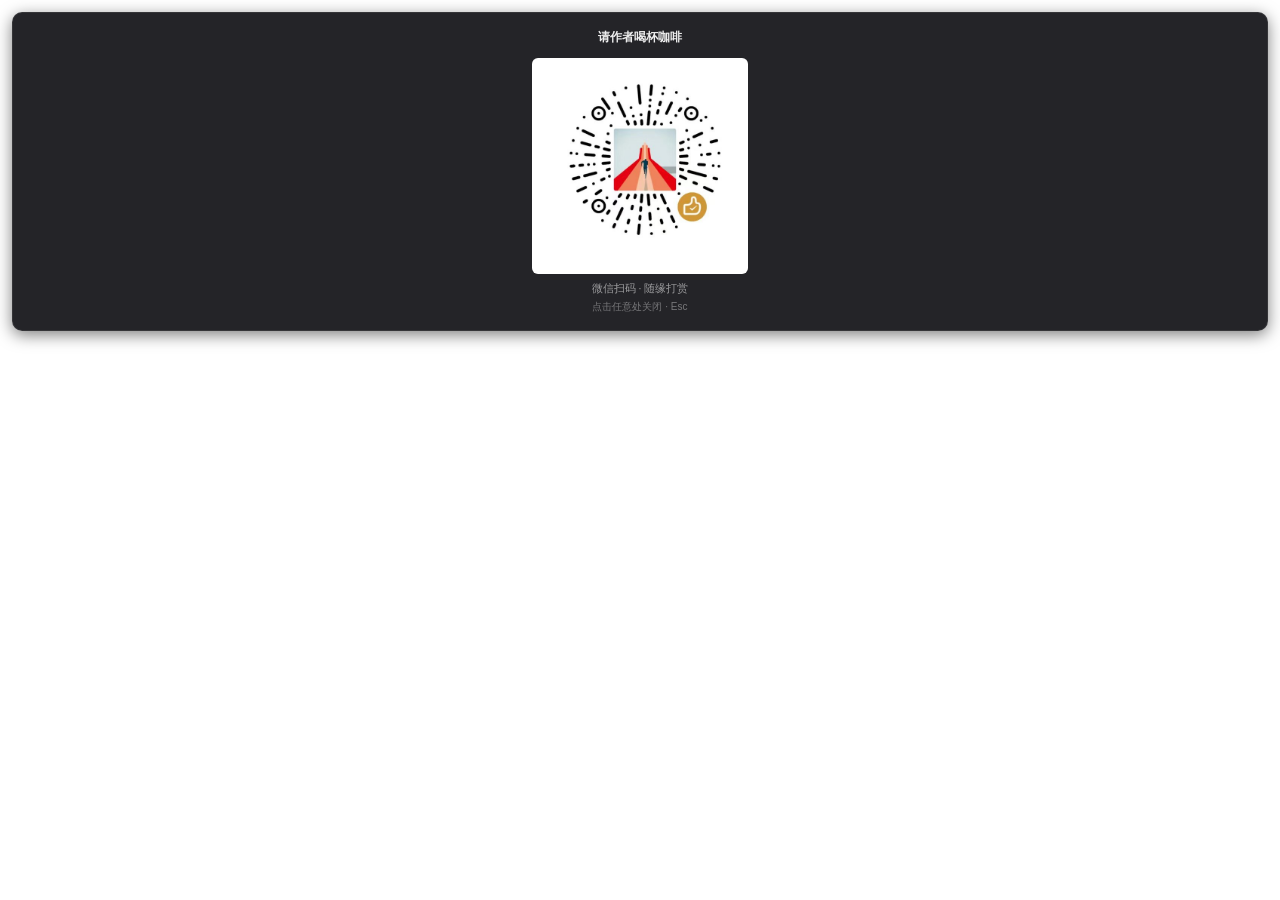
<file: src/sponsor.html>
<!doctype html>
<html lang="zh-CN">
<head>
<meta charset="utf-8" />
<meta http-equiv="Content-Security-Policy" content="default-src 'none'; img-src 'self'; style-src 'unsafe-inline'; script-src 'self'" />
<style>
  * { margin: 0; padding: 0; box-sizing: border-box; }
  html, body { background: transparent; }
  body {
    font-family: "Segoe UI Variable Text", "Segoe UI", sans-serif;
    /* 12px transparent gutter on every side: the card's shadow lives inside
       the window so no shadow is hard-clipped by the window edge */
    padding: 12px;
    cursor: pointer;
    user-select: none;
  }
  #card {
    background: rgba(18, 18, 22, 0.92);
    border: 1px solid rgba(255,255,255,0.08);
    border-radius: 10px;
    box-shadow: 0 4px 16px rgba(0,0,0,0.5);
    padding: 16px;
    text-align: center;
    animation: card-in 180ms ease-out;
  }
  #card.closing { opacity: 0; transition: opacity 100ms ease-in; }
  @keyframes card-in {
    from { opacity: 0; transform: translateY(-4px); }
    to   { opacity: 1; transform: translateY(0); }
  }
  h1 { font-size: 12px; font-weight: 600; color: rgba(255,255,255,0.92); margin-bottom: 12px; }
  .qrwrap {
    width: 216px; height: 216px; margin: 0 auto 8px;
    background: #fff; border-radius: 6px; padding: 8px;
    display: flex; align-items: center; justify-content: center;
  }
  .qrwrap img { width: 200px; height: 200px; display: block; color: #333; font-size: 10px; }
  .qrwrap .qrfallback { color: #666; font-size: 10px; line-height: 1.6; display: none; }
  .qrwrap.broken img { display: none; }
  .qrwrap.broken .qrfallback { display: block; }
  .sub { color: rgba(255,255,255,0.55); font-size: 10.5px; margin-bottom: 4px; }
  .hint { color: rgba(255,255,255,0.38); font-size: 10px; }
</style>
</head>
<body>
  <div id="card" role="dialog" aria-label="微信赞赏" tabindex="-1">
    <h1 id="t-title">请作者喝杯咖啡</h1>
    <div class="qrwrap" id="qrwrap">
      <img id="qr" src="sponsor.jpg" alt="微信赞赏二维码，扫码可向作者打赏；若图片未显示，GitHub README 底部有同款赞赏码" />
      <div class="qrfallback" id="qrfallback">赞赏码加载失败<br/>GitHub README 底部有同款</div>
    </div>
    <div class="sub" id="t-sub">微信扫码 · 随缘打赏</div>
    <div class="hint" id="t-hint">点击任意处关闭 · Esc</div>
  </div>
  <script src="sponsor.js"></script>
</body>
</html>
</file>
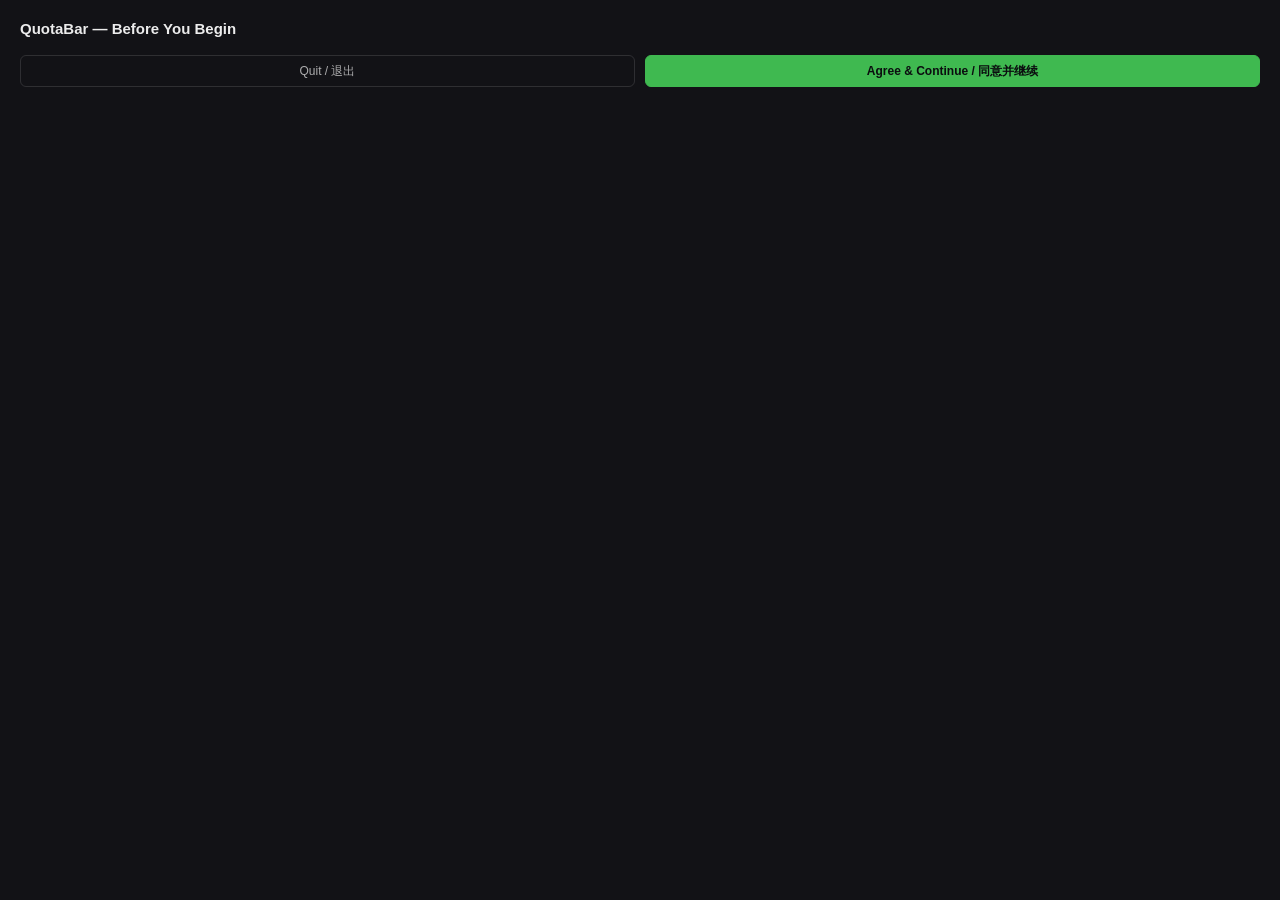
<file: src/tos.html>
<!doctype html>
<html lang="en">
<head>
<meta charset="utf-8" />
<title>QuotaBar — Notice / 知悉</title>
<style>
  * { margin: 0; padding: 0; box-sizing: border-box; }
  body {
    font-family: "Segoe UI Variable Text", "Segoe UI", sans-serif;
    background: #121216;
    color: rgba(255, 255, 255, 0.92);
    padding: 20px;
    user-select: none; -webkit-user-select: none;
  }
  h1 { font-size: 15px; font-weight: 600; margin-bottom: 14px; }
  p { font-size: 12px; line-height: 1.7; margin-bottom: 10px; color: rgba(255, 255, 255, 0.75); }
  p b { color: rgba(255, 255, 255, 0.92); font-weight: 600; }
  .btns { display: flex; gap: 10px; margin-top: 18px; }
  button {
    flex: 1; height: 32px; border-radius: 6px; border: 1px solid rgba(255,255,255,0.12);
    font-size: 12px; font-family: inherit; cursor: pointer;
  }
  #agree { background: #3FB950; border-color: #3FB950; color: #0b0d0f; font-weight: 600; }
  #agree:hover { filter: brightness(1.1); }
  #quit { background: transparent; color: rgba(255,255,255,0.65); }
  #quit:hover { background: rgba(255,255,255,0.06); }
</style>
</head>
<body>
  <h1 id="tos-title">QuotaBar — Before You Begin</h1>
  <div id="tos-body"></div>
  <div class="btns">
    <button id="quit">Quit / 退出</button>
    <button id="agree">Agree & Continue / 同意并继续</button>
  </div>
<script>
  const { invoke } = window.__TAURI__.core;
  const isZh = (navigator.language || '').startsWith('zh');

  const contentZh = `
    <p>① QuotaBar 使用本机<b>官方 CLI 的登录凭据</b>，轮询各平台<b>非官方用量接口</b>，并自动读取已检测到的 CLI 凭据。</p>
    <p>② 这可能<b>违反平台服务条款</b>，理论上存在账号被限制的风险（保守轮询已尽可能降低该风险）。</p>
    <p>③ Token 过期时会自动刷新并<b>写回凭据文件</b>（与官方 CLI 行为一致）。凭据本地存储，仅向对应服务端发送用于认证；自定义监视发送到你配置的端点。不发送遥测。继续即表示你了解并接受。</p>
  `;

  const contentEn = `
    <p>① QuotaBar uses local <b>official CLI credentials</b> to monitor LLM usage endpoints and automatically reads detected CLI configs.</p>
    <p>② Polling internal usage endpoints may <b>violate platform Terms of Service</b> with theoretical rate-limiting risks (conservative backoff intervals applied).</p>
    <p>③ Expired tokens are automatically refreshed and <b>written back atomically</b> matching official CLI behavior. Credentials are stored locally and sent to the corresponding service for authentication (or your configured custom endpoint). No telemetry is sent.</p>
  `;

  document.getElementById("tos-title").textContent = isZh ? "QuotaBar — 使用前请知悉" : "QuotaBar — Before You Begin";
  document.getElementById("tos-body").innerHTML = isZh ? contentZh : contentEn;
  document.getElementById("agree").textContent = isZh ? "同意并继续" : "Agree & Continue";
  document.getElementById("quit").textContent = isZh ? "退出" : "Quit";

  document.getElementById("agree").addEventListener("click", () => invoke("accept_tos"));
  document.getElementById("quit").addEventListener("click", () => invoke("decline_tos"));
</script>
</body>
</html>
</file>
